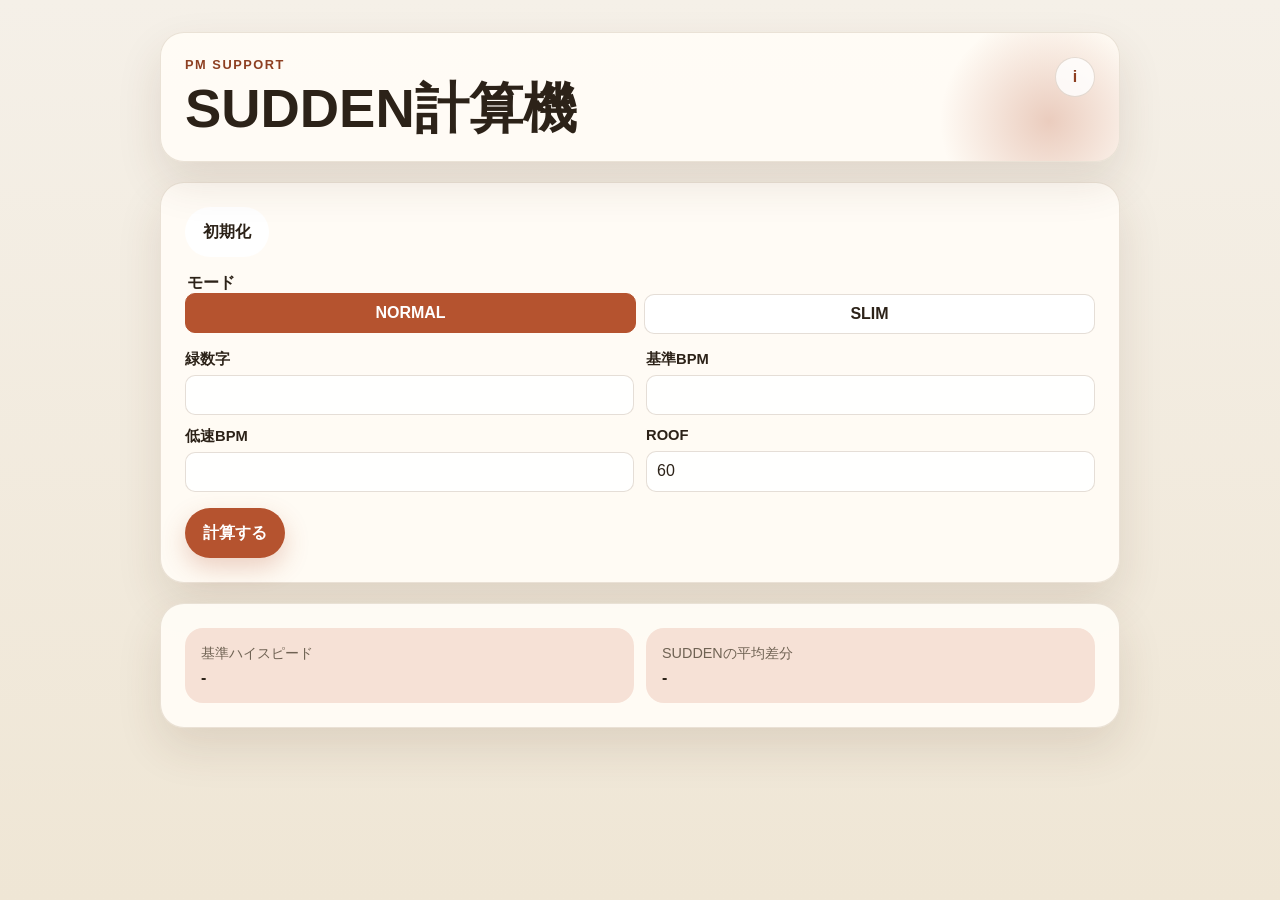
<file: index.html>
<!DOCTYPE html>
<html lang="ja">

<head>
    <meta charset="UTF-8">
    <meta name="viewport" content="width=device-width, initial-scale=1.0">
    <title>ハイスピード計算機</title>
    <link rel="stylesheet" href="style.css">
    <script type="module" src="app.js"></script>
</head>

<body>
    <main class="page">
        <section class="panel hero">
            <div class="hero-head">
                <div>
                    <p class="eyebrow">PM Support</p>
                    <h1>SUDDEN計算機</h1>
                </div>
                <button type="button" id="help-button" class="help-button" aria-label="説明を表示">
                    <span aria-hidden="true">i</span>
                </button>
            </div>
        </section>

        <section class="panel">
            <form id="calculator-form" novalidate>
                <div class="actions">
                    <button type="button" id="reset-button" class="secondary-button">初期化</button>
                </div>

                <fieldset class="mode-field">
                    <legend>モード</legend>
                    <div class="segment-control">
                        <input id="mode-normal" type="radio" name="mode" value="NORMAL" checked>
                        <label for="mode-normal">NORMAL</label>
                        <input id="mode-slim" type="radio" name="mode" value="SLIM">
                        <label for="mode-slim">SLIM</label>
                    </div>
                </fieldset>

                <div class="input-grid">
                    <label class="input-block" for="green-number">
                        <span>緑数字</span>
                        <input id="green-number" name="greenNumber" type="number" inputmode="decimal" step="0.1"
                            min="0">
                    </label>
                    <label class="input-block" for="base-bpm">
                        <span>基準BPM</span>
                        <input id="base-bpm" name="baseBpm" type="number" inputmode="decimal" step="0.1" min="0">
                    </label>
                    <label class="input-block" for="low-bpm">
                        <span>低速BPM</span>
                        <input id="low-bpm" name="lowBpm" type="number" inputmode="decimal" step="0.1" min="0">
                    </label>
                    <label class="input-block" for="roof">
                        <span>ROOF</span>
                        <input id="roof" name="roof" type="number" inputmode="decimal" step="1">
                    </label>
                </div>

                <div class="actions">
                    <button type="submit" class="primary-button">計算する</button>
                </div>
            </form>
        </section>

        <section class="panel result-panel">
            <div class="summary" id="summary" hidden>
                <div id="base-hispeed-card">
                    <span class="summary-label">基準ハイスピード</span>
                    <strong id="base-hispeed-value">-</strong>
                </div>
                <div>
                    <span class="summary-label">SUDDENの平均差分</span>
                    <strong id="average-sudden-diff-value">-</strong>
                </div>
            </div>

            <p id="error-message" class="message error" hidden></p>

            <div class="table-wrap" id="result-wrap" hidden>
                <table>
                    <thead>
                        <tr>
                            <th>HS</th>
                            <th>BPM</th>
                            <th>SUDDEN</th>
                        </tr>
                    </thead>
                    <tbody id="result-body"></tbody>
                </table>
            </div>
        </section>
    </main>

    <div id="help-dialog" class="help-dialog" hidden>
        <div class="help-dialog-inner" role="dialog" aria-modal="true" aria-labelledby="help-dialog-title">
            <div class="help-dialog-head">
                <h2 id="help-dialog-title">説明</h2>
                <button type="button" id="help-close-button" class="help-close-button" aria-label="閉じる">×</button>
            </div>
            <p>
                入力値から緑数字を目標にした設定ハイスピードに対するSUDDEN値を一覧表示します。
            </p>
            <p>
                <strong>モード</strong><br />
                NORMALかSLIMを選択してください。NORMALを選択するとROOFが60に設定されます。
            </p>
            <p>
                <strong>基準BPM</strong><br />
                SUDDENを外した状態で合わせる曲のBPMです。つまり高い方です。
            </p>
            <p>
                <strong>低速BPM</strong><br />
                SUDDENを付けた状態で合わせる曲のBPMです。つまり低い方です。
            </p>
            <p>
                <strogn>ROOF</strogn><br />
                ROOFオプションです。NORMALは60、SLIMは0が自動的に適用されます。
            </p>
        </div>
    </div>
</body>

</html>
</file>
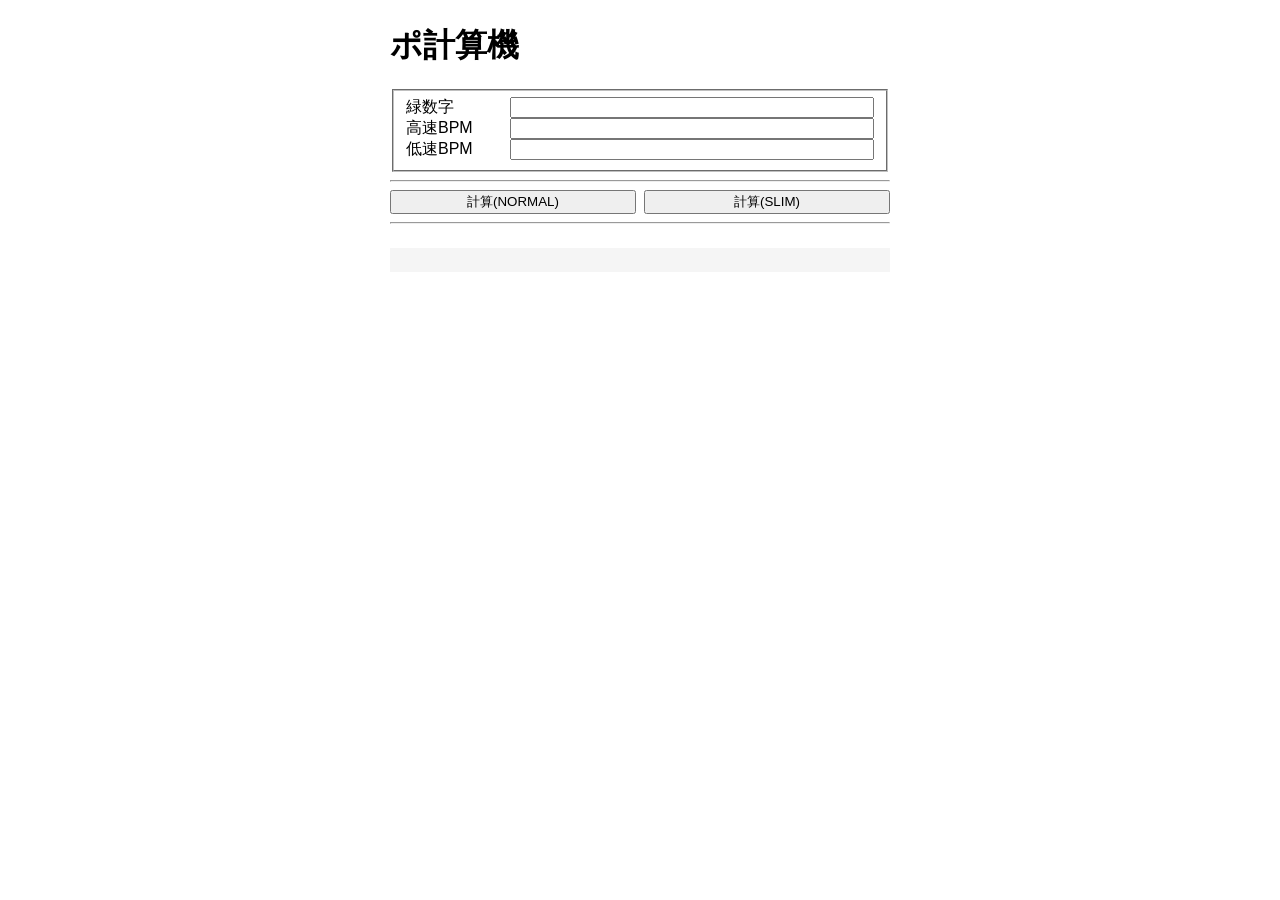
<file: docs/index.html>
<!DOCTYPE html>
<html lang="ja">

<head>
    <meta charset="UTF-8">
    <meta name="viewport" content="width=device-width, initial-scale=1.0">
    <title>ポ計算機</title>
    <link rel="stylesheet" href="style.css">
    <script type="module" src="app.js"></script>
</head>

<body>
    <h1>ポ計算機</h1>
    <fieldset>
        <label>
            <span>緑数字</span>
            <input id="bpmTgt" type="number">
        </label>
        <label>
            <span>高速BPM</span>
            <input id="bpmMax" type="number">
        </label>
        <label>
            <span>低速BPM</span>
            <input id="bpmMin" type="number">
        </label>
    </fieldset>
    <hr>
    <div class="button-row">
        <button id="calculate-normal">
            計算(NORMAL)
        </button>
        <button id="calculate-slim">
            計算(SLIM)
        </button>
    </div>
    <hr>
    <pre id="result"></pre>
</body>

</html>
</file>
<file: style.css>
:root {
    color-scheme: light;
    --bg: linear-gradient(180deg, #f5f0e8 0%, #efe6d5 100%);
    --panel: rgba(255, 252, 246, 0.94);
    --panel-border: rgba(114, 74, 35, 0.15);
    --text: #2c2218;
    --muted: #6f6253;
    --accent: #b5532f;
    --accent-strong: #8d3f21;
    --accent-soft: #f6e1d6;
    --danger: #b42318;
    --shadow: 0 20px 45px rgba(82, 53, 27, 0.12);
    font-family: "Segoe UI", "Hiragino Sans", "Yu Gothic UI", sans-serif;
}

* {
    box-sizing: border-box;
}

body {
    margin: 0;
    min-height: 100vh;
    background: var(--bg);
    color: var(--text);
}

.page {
    width: min(960px, calc(100% - 32px));
    margin: 0 auto;
    padding: 32px 0 56px;
}

.panel {
    background: var(--panel);
    border: 1px solid var(--panel-border);
    border-radius: 24px;
    box-shadow: var(--shadow);
    padding: 24px;
}

.panel+.panel {
    margin-top: 20px;
}

.hero {
    position: relative;
    overflow: hidden;
}

.hero::after {
    content: "";
    position: absolute;
    inset: auto -40px -70px auto;
    width: 220px;
    height: 220px;
    background: radial-gradient(circle, rgba(181, 83, 47, 0.28) 0%, rgba(181, 83, 47, 0) 70%);
    pointer-events: none;
}

.hero-head {
    display: flex;
    align-items: flex-start;
    justify-content: space-between;
    gap: 16px;
    position: relative;
    z-index: 1;
}

.eyebrow {
    margin: 0 0 8px;
    color: var(--accent-strong);
    font-size: 0.8rem;
    font-weight: 700;
    letter-spacing: 0.12em;
    text-transform: uppercase;
}

h1 {
    margin: 0;
    font-size: clamp(2rem, 5vw, 3.4rem);
    line-height: 1.05;
}

.help-button {
    flex: 0 0 auto;
    display: inline-flex;
    align-items: center;
    justify-content: center;
    width: 40px;
    height: 40px;
    border: 1px solid rgba(114, 74, 35, 0.18);
    border-radius: 999px;
    background: rgba(255, 255, 255, 0.82);
    color: var(--accent-strong);
    font: inherit;
    font-weight: 700;
    cursor: pointer;
}

.help-button:focus-visible,
.help-close-button:focus-visible {
    outline: 2px solid rgba(181, 83, 47, 0.35);
    outline-offset: 2px;
}

.help-dialog {
    position: fixed;
    inset: 0;
    display: grid;
    place-items: center;
    padding: 12px;
    background: rgba(44, 34, 24, 0.42);
    z-index: 20;
}

.help-dialog[hidden] {
    display: none;
}

.help-dialog-inner {
    margin: 0;
    width: min(560px, calc(100% - 24px));
    padding: 20px;
    border-radius: 22px;
    background: rgba(255, 252, 246, 0.98);
    color: var(--text);
    box-shadow: 0 24px 60px rgba(45, 30, 16, 0.28);
}

.help-dialog-head {
    display: flex;
    align-items: center;
    justify-content: space-between;
    gap: 12px;
}

.help-dialog-head h2 {
    margin: 0;
    font-size: 1.1rem;
}

.help-close-button {
    width: 36px;
    height: 36px;
    border: 0;
    border-radius: 999px;
    background: var(--accent-soft);
    color: var(--accent-strong);
    font: inherit;
    font-size: 1.1rem;
    cursor: pointer;
}

.help-dialog p {
    margin: 16px 0 0;
    color: var(--muted);
    line-height: 1.7;
}

.mode-field {
    margin: 0;
    padding: 0;
    border: 0;
    display: grid;
    gap: 12px;
}

.mode-field,
.input-grid,
.actions {
    margin: 0;
}

#calculator-form {
    display: flex;
    flex-direction: column;
    gap: 16px;
}

.mode-field legend {
    margin: 0;
    font-weight: 700;
}

.segment-control {
    display: inline-grid;
    grid-template-columns: repeat(2, minmax(120px, 1fr));
    gap: 8px;
}

.segment-control input {
    position: absolute;
    opacity: 0;
    pointer-events: none;
}

.segment-control label {
    display: flex;
    align-items: center;
    justify-content: center;
    min-height: 40px;
    padding: 0 12px;
    border: 1px solid rgba(114, 74, 35, 0.18);
    border-radius: 10px;
    background: #fff;
    font-weight: 700;
    cursor: pointer;
    transition: transform 120ms ease, background-color 120ms ease, color 120ms ease, border-color 120ms ease;
}

.segment-control input:checked+label {
    background: var(--accent);
    border-color: var(--accent);
    color: #fff;
    transform: translateY(-1px);
}

.input-grid {
    display: grid;
    grid-template-columns: repeat(2, minmax(0, 1fr));
    gap: 12px;
}

.input-block {
    display: grid;
    gap: 6px;
}

.input-block span {
    font-weight: 600;
    font-size: 0.92rem;
}

.input-block input {
    width: 100%;
    min-height: 40px;
    padding: 0 10px;
    border: 1px solid rgba(114, 74, 35, 0.18);
    border-radius: 10px;
    background: rgba(255, 255, 255, 0.9);
    color: var(--text);
    font: inherit;
}

.input-block input:focus {
    outline: 2px solid rgba(181, 83, 47, 0.2);
    border-color: var(--accent);
}

.actions {
    display: flex;
    gap: 12px;
}

.actions button {
    min-height: 50px;
    padding: 0 18px;
    border-radius: 999px;
    border: 0;
    font: inherit;
    font-weight: 700;
    cursor: pointer;
}

.primary-button {
    background: var(--accent);
    color: #fff;
    box-shadow: 0 10px 25px rgba(181, 83, 47, 0.25);
}

.secondary-button {
    background: #fff;
    color: var(--text);
    border: 1px solid rgba(114, 74, 35, 0.18);
}

.summary {
    display: grid;
    grid-template-columns: repeat(2, minmax(0, 1fr));
    gap: 12px;
}

.summary>div {
    padding: 16px;
    border-radius: 18px;
    background: var(--accent-soft);
}

.result-panel {
    display: flex;
    flex-direction: column;
    gap: 16px;
}

.result-panel>* {
    margin: 0;
}

#base-hispeed-card {
    cursor: pointer;
}

.summary-label {
    display: block;
    margin-bottom: 6px;
    color: var(--muted);
    font-size: 0.9rem;
}

.message {
    margin: 0 0 16px;
    padding: 14px 16px;
    border-radius: 14px;
}

.error {
    background: #fef3f2;
    color: var(--danger);
    border: 1px solid #fecdca;
}

.table-wrap {
    max-height: 28rem;
    overflow: auto;
    border: 1px solid rgba(114, 74, 35, 0.12);
    border-radius: 18px;
    background: rgba(255, 255, 255, 0.7);
}

table {
    width: 100%;
    border-collapse: collapse;
    table-layout: fixed;
}

th,
td {
    padding: 14px 12px;
    border-bottom: 1px solid rgba(114, 74, 35, 0.12);
    text-align: right;
    white-space: nowrap;
}

th:first-child,
td:first-child {
    text-align: center;
}

th:nth-child(1),
td:nth-child(1) {
    width: 6rem;
}

th:nth-child(2),
td:nth-child(2) {
    width: 6rem;
}

th:nth-child(3),
td:nth-child(3) {
    width: 7.5rem;
    font-size: 1.05rem;
}

thead th {
    position: sticky;
    top: 0;
    z-index: 1;
    background: rgba(255, 252, 246, 0.96);
    color: var(--muted);
    font-size: 0.92rem;
}

tbody tr:nth-child(even) {
    background: rgba(246, 225, 214, 0.35);
}

tbody tr.target-row {
    background: linear-gradient(90deg, rgba(181, 83, 47, 0.28) 0%, rgba(246, 225, 214, 0.92) 100%);
}

tbody tr.target-row td {
    font-weight: 700;
}

tbody tr.target-row td:first-child {
    box-shadow: inset 6px 0 0 var(--accent-strong);
}

tbody tr.target-row td:last-child {
    background: rgba(181, 83, 47, 0.18);
}

tbody tr.unavailable-row {
    background: rgba(133, 133, 133, 0.12);
}

tbody tr.unavailable-row td {
    color: #8c8378;
}

tbody tr.unavailable-row td:last-child {
    color: #9a9288;
}

@media (max-width: 720px) {
    .page {
        width: min(100% - 20px, 960px);
        padding-top: 20px;
    }

    .panel {
        padding: 18px;
        border-radius: 20px;
    }

    .hero-head {
        align-items: center;
    }

    .input-grid,
    .actions {
        grid-template-columns: 1fr;
        flex-direction: column;
    }

    .summary {
        grid-template-columns: repeat(2, minmax(0, 1fr));
        gap: 8px;
    }

    .summary>div {
        padding: 12px;
    }

    .summary-label {
        font-size: 0.8rem;
    }

    .summary strong {
        font-size: 0.95rem;
    }

    .help-dialog-inner {
        padding: 18px;
    }

    .segment-control {
        width: 100%;
    }
}
</file>
<file: docs/style.css>
body {
    font-family: sans-serif;
    max-width: 500px;
    margin: 24px auto;
    padding: 0 16px;
}
label {
    display: flex;
    align-items: center;
    gap: 8px;
}
label > span {
    width: 6em; /* ラベル幅を揃える */
}
label > input {
    flex: 1;
}
.button-row {
    display: flex;
    gap: 8px;
}
.button-row button {
    flex: 1;
}
pre {
    margin-top: 24px;
    padding: 12px;
    background: #f5f5f5;
    overflow: auto;
}
.segment {
    display: inline-flex;
    border: 1px solid #ccc;
    border-radius: 8px;
    overflow: hidden;
}
.segment input {
    display: none;
}
.segment label {
    padding: 8px 16px;
    cursor: pointer;
    user-select: none;
    background: white;
}
.segment label + input + label {
    border-left: 1px solid #ccc;
}
.segment input:checked + label {
    background: #007aff;
    color: white;
}
</file>
